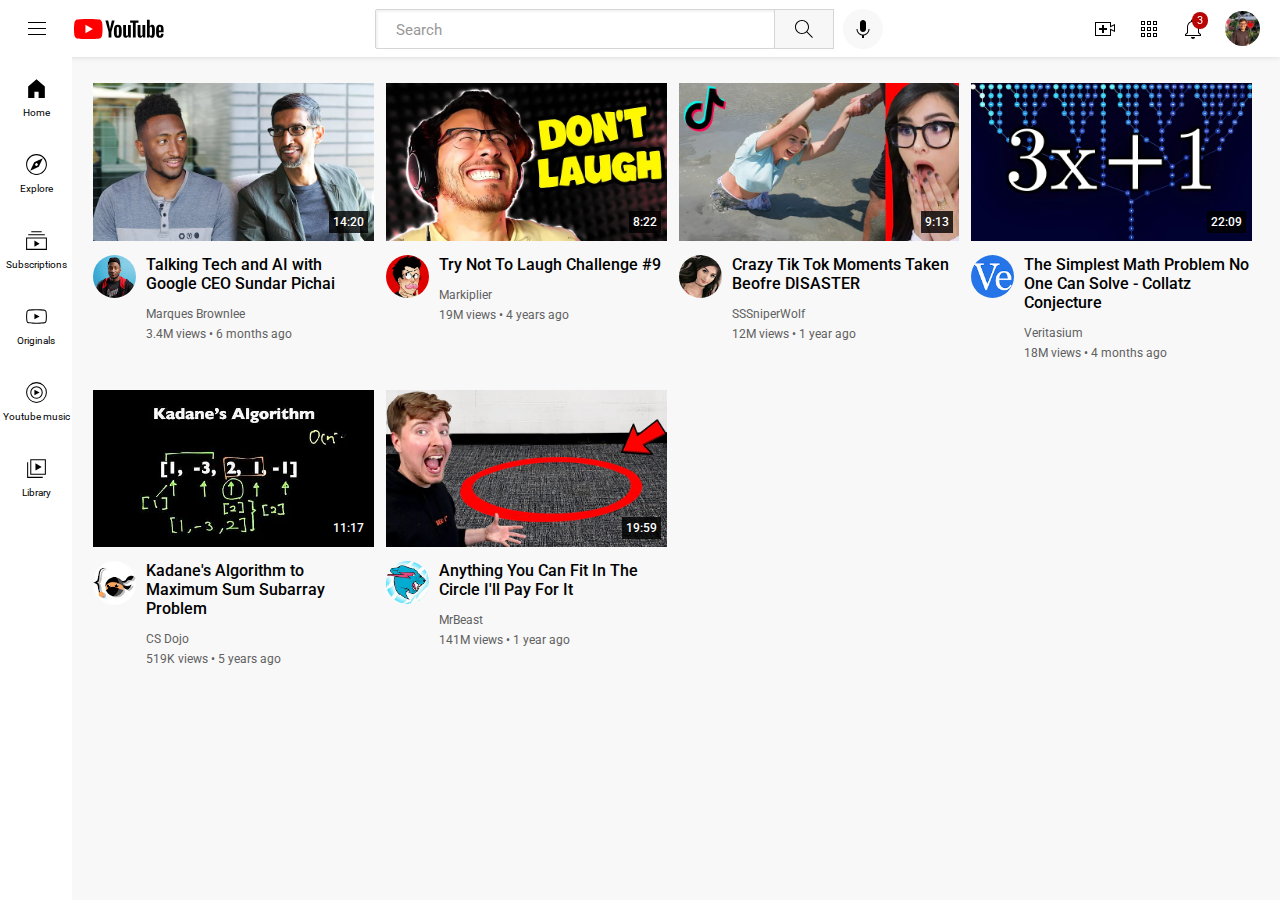
<file: index.html>
<!DOCTYPE html>
<html lang="en">
<head>
  <meta charset="UTF-8">
  <meta name="viewport" content="width=device-width, initial-scale=1.0">
  <title>youtube.com</title>
  <link rel="preconnect" href="https://fonts.googleapis.com">
<link rel="preconnect" href="https://fonts.gstatic.com" crossorigin>
<link href="https://fonts.googleapis.com/css2?family=Roboto:wght@400;500;700&display=swap" rel="stylesheet">
<link rel="stylesheet" href="styles/general.css">
<link rel="stylesheet" href="styles/video.css">
<link rel="stylesheet" href="styles/header.css">
<link rel="stylesheet" href="styles/sidebar.css">
</head>
<body>
<header class="header">
  <div class="left-section">
    <img class="hamburger-menu" src="images/icon/hamburger-menu.svg">
    <img class="youtube-logo" src="images/icon/youtube-logo.svg">
  </div>
  <div class="middle-section">
    <input class="search-bar" type="text" placeholder="Search">
   <button class="search">
    <img class="search-icon" src="images/icon/search.svg">
    <div class="tooltip">Search</div>
   </button>
   <button class="voice-search">
    <img class="voice-search-icon" src="images/icon/voice-search-icon.svg">
    <div class="tooltip">Seach with your voice</div>
  </button>
  </div>
  <div class="right-section">
    <img class="upload-icon" src="images/icon/upload.svg">
    <img class="apps" src="images/icon/youtube-apps.svg">
    <div class="notifications-number">
    <img class="notifications" src="images/icon/notifications.svg">
    <p class="number">3</p>
    </div>
    <img class="mychannel" src="images/profile-pic/my-channel.jpg">
  </div>
</header>
<nav class="sidebar">
  <div class="sidebar-link">
    <img src="images/icon/home.svg">
    <div>Home</div>
  </div>
  <div class="sidebar-link">
    <img src="images/icon/explore.svg">
    <div>Explore</div>
  </div>
  <div class="sidebar-link">
    <img src="images/icon/subscriptions.svg">
    <div>Subscriptions</div>
  </div>
  <div class="sidebar-link">
    <img src="images/icon/originals.svg">
    <div>Originals</div>
  </div>
  <div class="sidebar-link">
    <img src="images/icon/youtube-music.svg">
    <div style="font-size: 10px;">Youtube music</div>
  </div>
  <div class="sidebar-link">
    <img src="images/icon/library.svg">
    <div>Library</div>
  </div>
</nav>
<main>
<section class="video-grid">
  <div class="video-card">
    <div class="thumbnail">
      <img src="images/thumbnail/thumbnail-1.webp">
      <div class="time-stamp">14:20</div>
    </div>
    <div class="video-info-grid">
      <div class="profile-pic">
        <img src="images/profile-pic/channel-1.jpeg">
      </div>
      <div class="video-info">
        <p class="video-title">Talking Tech and AI with Google CEO Sundar Pichai</p>
        <p class="channel-name">Marques Brownlee</p>
        <p class="video-stats">3.4M views &#8226; 6 months ago </p>
      </div>
    </div>
    
  </div>
  <div class="video-card">
    <div class="thumbnail">
      <img src="images/thumbnail/thumbnail-2.webp">
      <div class="time-stamp">8:22</div>
    </div>
    <div class="video-info-grid">
      <div class="profile-pic">
        <img src="images/profile-pic/channel-2.jpeg">
      </div>
      <div class="video-info">
        <p class="video-title">Try Not To Laugh Challenge #9</p>
        <p class="channel-name">Markiplier</p>
        <p class="video-stats">19M views &#8226; 4 years ago </p>
      </div>
    </div>
    
  </div>
  <div class="video-card">
    <div class="thumbnail">
      <img src="images/thumbnail/thumbnail-3.webp">
      <div class="time-stamp">9:13</div>
    </div>
    <div class="video-info-grid">
      <div class="profile-pic">
        <img src="images/profile-pic/channel-3.jpeg">
      </div>
      <div class="video-info">
        <p class="video-title">Crazy Tik Tok Moments Taken Beofre DISASTER</p>
        <p class="channel-name">SSSniperWolf</p>
        <p class="video-stats">12M views &#8226; 1 year ago </p>
      </div>
    </div>
    
  </div>
  <div class="video-card">
    <div class="thumbnail">
      <img src="images/thumbnail/thumbnail-4.webp">
      <div class="time-stamp">22:09</div>
    </div>
    <div class="video-info-grid">
      <div class="profile-pic">
        <img src="images/profile-pic/channel-4.jpeg">
      </div>
      <div class="video-info">
        <p class="video-title">The Simplest Math Problem No  One Can Solve - Collatz Conjecture</p>
        <p class="channel-name">Veritasium</p>
        <p class="video-stats">18M views &#8226; 4 months ago </p>
      </div>
    </div>
    
  </div>
  <div class="video-card">
    <div class="thumbnail">
      <img src="images/thumbnail/thumbnail-5.webp">
      <div class="time-stamp">11:17</div>
    </div>
    <div class="video-info-grid">
      <div class="profile-pic">
        <img src="images/profile-pic/channel-5.jpeg">
      </div>
      <div class="video-info">
        <p class="video-title">Kadane's Algorithm to Maximum Sum Subarray Problem</p>
        <p class="channel-name">CS Dojo</p>
        <p class="video-stats">519K views &#8226; 5 years ago </p>
      </div>
    </div>
    
  </div>
  <div class="video-card">
    <div class="thumbnail">
      <img src="images/thumbnail/thumbnail-6.webp">
      <div class="time-stamp">19:59</div>
    </div>
    <div class="video-info-grid">
      <div class="profile-pic">
        <img src="images/profile-pic/channel-6.jpeg">
      </div>
      <div class="video-info">
        <p class="video-title">Anything You Can Fit In The Circle I'll Pay For It</p>
        <p class="channel-name">MrBeast</p>
        <p class="video-stats">141M views &#8226; 1 year ago </p>
      </div>
    </div>
    
  </div>
</section>
</main>
</body>
</html>
</file>
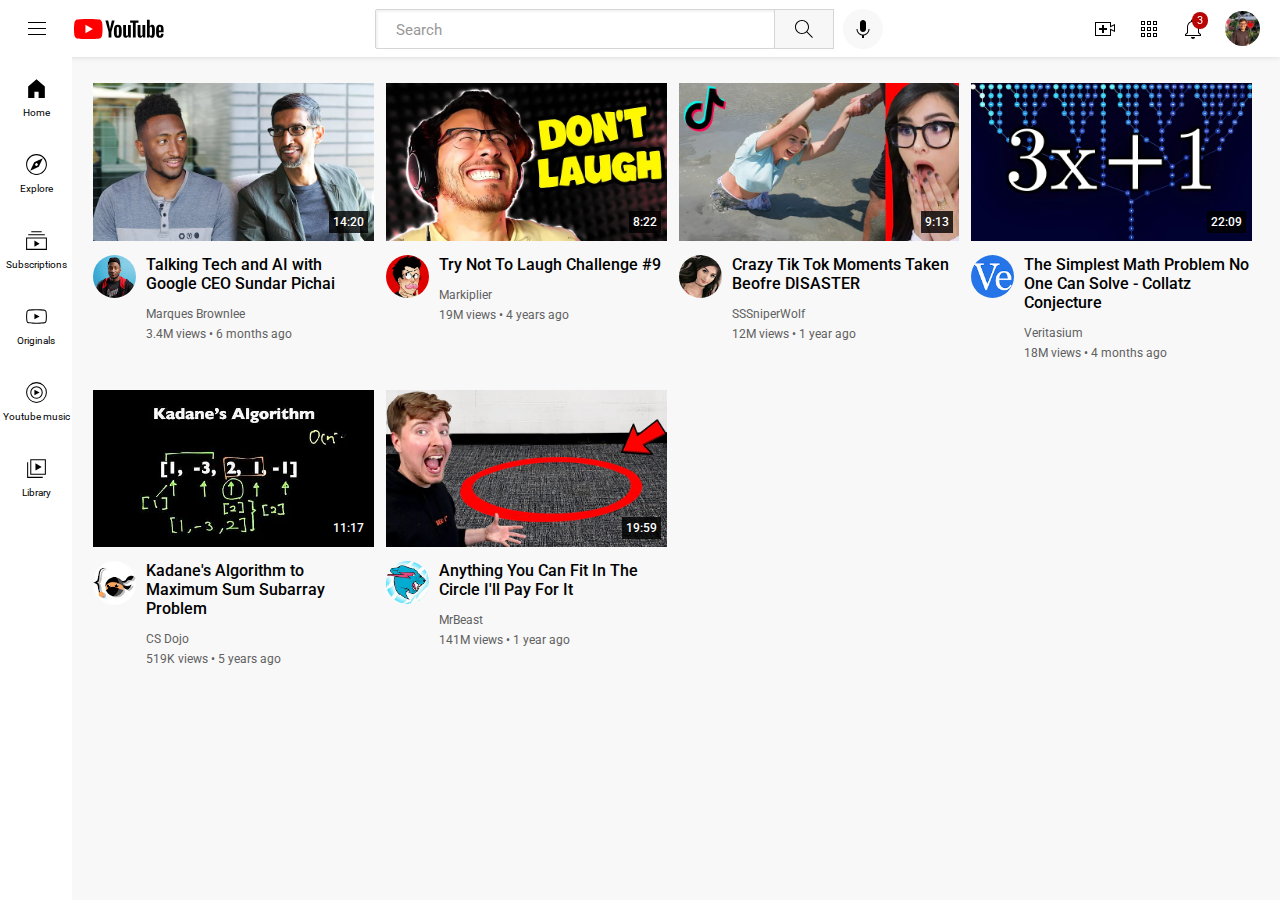
<file: youtube-grid.html>
<!DOCTYPE html>
<html lang="en">
<head>
  <meta charset="UTF-8">
  <meta name="viewport" content="width=device-width, initial-scale=1.0">
  <title>youtube.com</title>
  <link rel="preconnect" href="https://fonts.googleapis.com">
<link rel="preconnect" href="https://fonts.gstatic.com" crossorigin>
<link href="https://fonts.googleapis.com/css2?family=Roboto:wght@400;500;700&display=swap" rel="stylesheet">
<link rel="stylesheet" href="styles/general.css">
<link rel="stylesheet" href="styles/video.css">
<link rel="stylesheet" href="styles/header.css">
<link rel="stylesheet" href="styles/sidebar.css">
</head>
<body>
<header class="header">
  <div class="left-section">
    <img class="hamburger-menu" src="images/icon/hamburger-menu.svg">
    <img class="youtube-logo" src="images/icon/youtube-logo.svg">
  </div>
  <div class="middle-section">
    <input class="search-bar" type="text" placeholder="Search">
   <button class="search">
    <img class="search-icon" src="images/icon/search.svg">
    <div class="tooltip">Search</div>
   </button>
   <button class="voice-search">
    <img class="voice-search-icon" src="images/icon/voice-search-icon.svg">
    <div class="tooltip">Seach with your voice</div>
  </button>
  </div>
  <div class="right-section">
    <img class="upload-icon" src="images/icon/upload.svg">
    <img class="apps" src="images/icon/youtube-apps.svg">
    <div class="notifications-number">
    <img class="notifications" src="images/icon/notifications.svg">
    <p class="number">3</p>
    </div>
    <img class="mychannel" src="images/profile-pic/my-channel.jpg">
  </div>
</header>
<nav class="sidebar">
  <div class="sidebar-link">
    <img src="images/icon/home.svg">
    <div>Home</div>
  </div>
  <div class="sidebar-link">
    <img src="images/icon/explore.svg">
    <div>Explore</div>
  </div>
  <div class="sidebar-link">
    <img src="images/icon/subscriptions.svg">
    <div>Subscriptions</div>
  </div>
  <div class="sidebar-link">
    <img src="images/icon/originals.svg">
    <div>Originals</div>
  </div>
  <div class="sidebar-link">
    <img src="images/icon/youtube-music.svg">
    <div style="font-size: 10px;">Youtube music</div>
  </div>
  <div class="sidebar-link">
    <img src="images/icon/library.svg">
    <div>Library</div>
  </div>
</nav>
<main>
<section class="video-grid">
  <div class="video-card">
    <div class="thumbnail">
      <img src="images/thumbnail/thumbnail-1.webp">
      <div class="time-stamp">14:20</div>
    </div>
    <div class="video-info-grid">
      <div class="profile-pic">
        <img src="images/profile-pic/channel-1.jpeg">
      </div>
      <div class="video-info">
        <p class="video-title">Talking Tech and AI with Google CEO Sundar Pichai</p>
        <p class="channel-name">Marques Brownlee</p>
        <p class="video-stats">3.4M views &#8226; 6 months ago </p>
      </div>
    </div>
    
  </div>
  <div class="video-card">
    <div class="thumbnail">
      <img src="images/thumbnail/thumbnail-2.webp">
      <div class="time-stamp">8:22</div>
    </div>
    <div class="video-info-grid">
      <div class="profile-pic">
        <img src="images/profile-pic/channel-2.jpeg">
      </div>
      <div class="video-info">
        <p class="video-title">Try Not To Laugh Challenge #9</p>
        <p class="channel-name">Markiplier</p>
        <p class="video-stats">19M views &#8226; 4 years ago </p>
      </div>
    </div>
    
  </div>
  <div class="video-card">
    <div class="thumbnail">
      <img src="images/thumbnail/thumbnail-3.webp">
      <div class="time-stamp">9:13</div>
    </div>
    <div class="video-info-grid">
      <div class="profile-pic">
        <img src="images/profile-pic/channel-3.jpeg">
      </div>
      <div class="video-info">
        <p class="video-title">Crazy Tik Tok Moments Taken Beofre DISASTER</p>
        <p class="channel-name">SSSniperWolf</p>
        <p class="video-stats">12M views &#8226; 1 year ago </p>
      </div>
    </div>
    
  </div>
  <div class="video-card">
    <div class="thumbnail">
      <img src="images/thumbnail/thumbnail-4.webp">
      <div class="time-stamp">22:09</div>
    </div>
    <div class="video-info-grid">
      <div class="profile-pic">
        <img src="images/profile-pic/channel-4.jpeg">
      </div>
      <div class="video-info">
        <p class="video-title">The Simplest Math Problem No  One Can Solve - Collatz Conjecture</p>
        <p class="channel-name">Veritasium</p>
        <p class="video-stats">18M views &#8226; 4 months ago </p>
      </div>
    </div>
    
  </div>
  <div class="video-card">
    <div class="thumbnail">
      <img src="images/thumbnail/thumbnail-5.webp">
      <div class="time-stamp">11:17</div>
    </div>
    <div class="video-info-grid">
      <div class="profile-pic">
        <img src="images/profile-pic/channel-5.jpeg">
      </div>
      <div class="video-info">
        <p class="video-title">Kadane's Algorithm to Maximum Sum Subarray Problem</p>
        <p class="channel-name">CS Dojo</p>
        <p class="video-stats">519K views &#8226; 5 years ago </p>
      </div>
    </div>
    
  </div>
  <div class="video-card">
    <div class="thumbnail">
      <img src="images/thumbnail/thumbnail-6.webp">
      <div class="time-stamp">19:59</div>
    </div>
    <div class="video-info-grid">
      <div class="profile-pic">
        <img src="images/profile-pic/channel-6.jpeg">
      </div>
      <div class="video-info">
        <p class="video-title">Anything You Can Fit In The Circle I'll Pay For It</p>
        <p class="channel-name">MrBeast</p>
        <p class="video-stats">141M views &#8226; 1 year ago </p>
      </div>
    </div>
    
  </div>
</section>
</main>
</body>
</html>
</file>
<file: styles/general.css>
*,*::before,::after{
  box-sizing: border-box;
  font-family: roboto,arial,sans-serif;
}
html{
  font-family:roboto,arial,sans-serif;

}
body{
  padding-top:75px ;
  padding-left:85px ;
  padding-right:20px ;
  background-color: rgb(248 , 248, 248);
}
p{
  margin: 0;
  padding: 0;
  
}
</file>
<file: styles/video.css>
.video-grid{
  display: grid;
  grid-template-columns: 1fr 1fr 1fr;
  column-gap: 12px;
  row-gap: 30px;
}

  
@media(max-width:750px) {
  .video-grid{
    grid-template-columns: 1fr 1fr;
  }
}
@media(min-width:751px) and (max-width:999px){
  .video-grid{
    grid-template-columns: 1fr 1fr 1fr;
  }
}
@media(min-width:1000px){
  .video-grid{
    grid-template-columns: 1fr 1fr 1fr 1fr;
  }
}

.video-info-grid{
  display: grid;
  grid-template-columns: 48px 1fr;
  padding-top: 10px;
}
img{
  width: 100%;

}
.thumbnail{
  padding-bottom: 0;
  position: relative;
}
.time-stamp{
  position: absolute;
  bottom: 12px;
  right: 6px;
  background-color: rgba(0, 0, 0, 0.8);
  color: white;
  font-weight: 500;
  font-family:roboto,arial,sans-serif;
  font-size: 12px;
  padding: 4px;

}
.profile-pic img{
  border-radius: 40px;
  width: 90%;
  
}
.video-title{
  font-size: 16px;
  font-weight: 500;
  margin-top: 0;
  margin-bottom: 0;
  padding-top: 0;
  padding-bottom: 0;
}
.video-info{
  padding-left: 5px;
}
.channel-name, .video-stats{
  margin-top: 14px;
  font-size: 12px;
  color: #606060;
}
.video-stats{
  margin-top: 6px;
}
</file>
<file: styles/header.css>
.header{
  display: flex;
  flex-direction: row;
  justify-content: space-between;
  height:57px ;
  position: fixed;
  background-color: white;
  right: 0px;
  left: 0px;
  top: 0px;
  z-index: 100;
  box-shadow: 0 1px 5px rgba(0,0,0,0.1);
}
.left-section{
  display: flex;
  align-items: center;
}
.middle-section{
  display: flex;
  align-items: center;
  flex: 1;
  padding-left: 70px;
  justify-content: center;
}
.right-section{
  display: flex;
  align-items: center;
  justify-content: space-between;
  flex-shrink: 0;
  margin-left: 70px;
}
.hamburger-menu{
  width: 24px;
  margin:0 25px 0 25px ;
}
.youtube-logo{
  width: 90px;
}
.search-bar{
  height: 40px;
  border-radius: 2px;
  border: solid rgb(213, 213, 213) 1px;
  flex: 1;
  width: 20px;
  box-shadow: inset 2px 2px 2px rgba(0,0,0,0.05);
  max-width: 400px;
  color: black;
  font-size: 17px;
  padding-left: 10px;
}
.search-bar:focus{
  outline-style: none  ;
}

.search-bar::placeholder{
  padding-left: 10px;
  font-size: 15px;
  color: rgb(154, 152, 152);
}
.search, .voice-search{
  height: 40px;
  border: solid rgb(213, 213, 213) 1px;
  margin: -1px;
  width: 60px;
  background-color: #f7f7f7;
  position: relative;
  display: flex;
  justify-content: center;
  align-items: center;
}
.search .tooltip, .voice-search .tooltip{
  position: absolute;
  background-color: rgb(163, 160, 160);
  color: white;
  font-family: roboto,arial,sans-serif;
  padding: 5px;
  border-radius: 2px;
  bottom: -30px;
  opacity: 0;
  pointer-events: none;
  white-space: nowrap;
}
.search:hover .tooltip,.voice-search:hover .tooltip{
  opacity: 1;
}
.voice-search{
  height: 40px;
  width: 40px;
  margin-left: 10px;
  background-color: white;
  border: none;
  background-color: #f8f8f8;
  border-radius: 20px;
}

.search-icon{
  width: 24px;
}
.voice-search-icon{
  width: 24px;
}
.upload-icon{
  width: 24px;
}
.apps{
  width: 24px;
  margin-left: 20px;
}
.notifications{
  width: 24px;
  margin-left: 20px;
}
.notifications-number{
  height: 24px;
  position: relative;
}
.number{
  position: absolute;
  background-color: rgb(185, 4, 4);
  font-size: 11px;
  color: white;
  padding: 2px 5px;
  border-radius: 10px;
  top: -5px;
  right: -3px;
}
.mychannel{
  width: 35px;
  margin-left: 20px;
  margin-right: 20px;
  border-radius: 17.5px;
  object-fit: cover;
  
}
</file>
<file: styles/sidebar.css>
.sidebar{
position: fixed;
left: 0px;
width: 72px;
background-color: white;
top:57px;
bottom: 0px;
z-index: 200;
}
.sidebar-link{
  height: 76px;
  display: flex;
  flex-direction: column;
  justify-content: center;
  align-items: center;
  cursor: pointer;
  font-family: roboto,arial,sans-serif;
  font-size: 10px;
  padding-top: 4px;
}
.sidebar-link:hover{
  background-color: rgb(227, 224, 224);
}
.sidebar-link img{
  width: 25px;
  margin-bottom:6px ;
}
</file>
